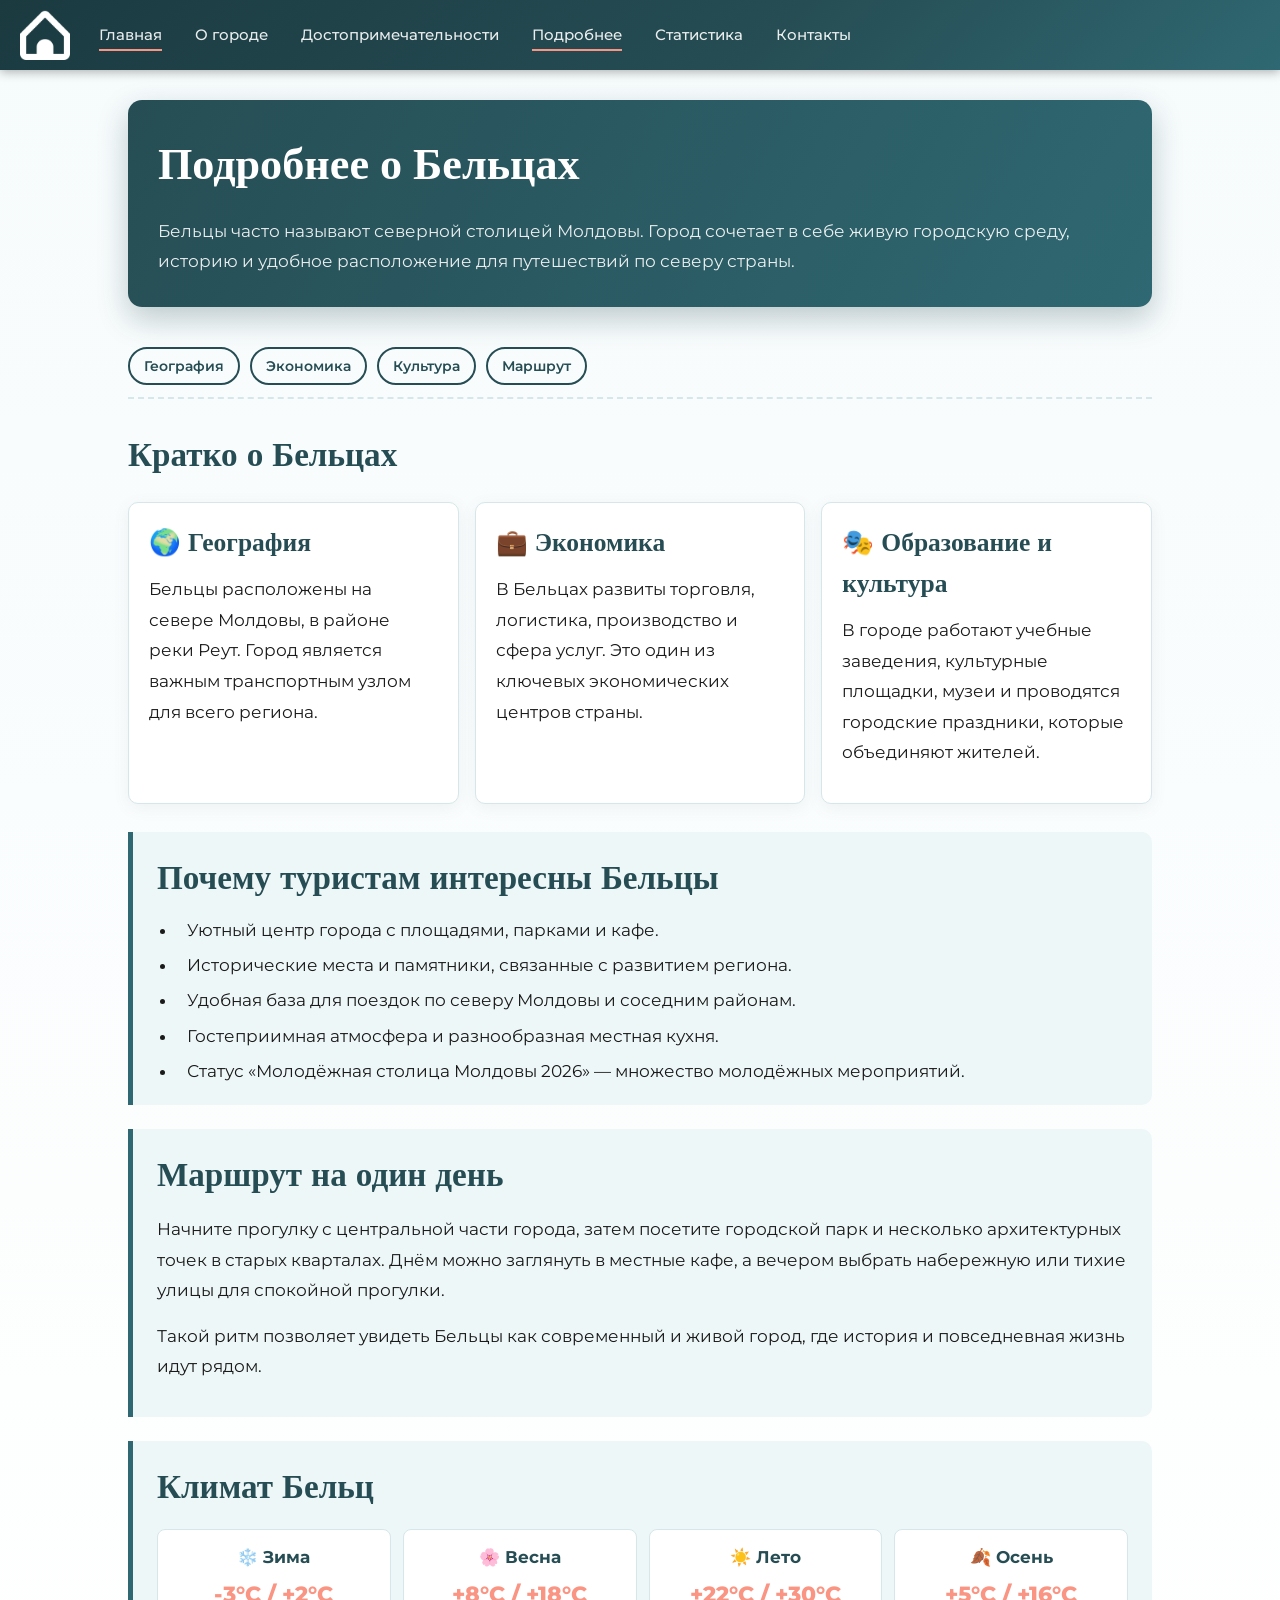
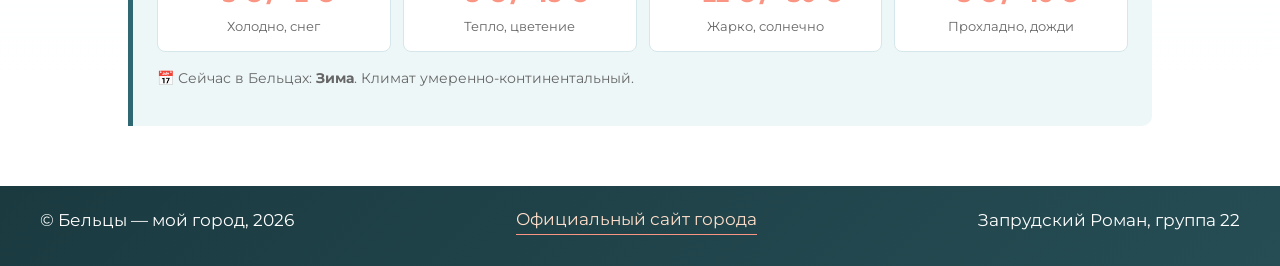
<file: pages/index.html>
<!DOCTYPE html>
<!-- Страница "Подробнее" — дополнительная информация о городе -->
<html lang="ru">
<head>
    <meta charset="UTF-8">
    <meta name="viewport" content="width=device-width, initial-scale=1.0">
    <meta name="description" content="Подробная информация о городе Бельцы — география, экономика, культура">
    <meta name="author" content="Запрудский Роман">

    <link rel="stylesheet" href="../css/style.css">
    <link rel="stylesheet" href="https://cdnjs.cloudflare.com/ajax/libs/font-awesome/6.1.1/css/all.min.css"/>
    <link rel="icon" href="../images/home.png">

    <title>Бельцы — Подробнее</title>
</head>
<body>

    <!-- Шапка сайта -->
    <header>
        <img class="logo" src="../images/home.png" alt="Логотип — иконка дома">
        <nav>
            <a href="../index.html">Главная</a>
            <a href="../pages/despre.html">О городе</a>
            <a href="../pages/dostoprimechatel.html">Достопримечательности</a>
            <a href="../pages/index.html">Подробнее</a>
            <a href="../pages/structura.html">Статистика</a>
            <a href="../pages/contacte.html">Контакты</a>
        </nav>
        <i id="hamburger" onclick="mobileMenu()" class="fa-solid fa-bars" aria-label="Открыть меню"></i>
    </header>

    <main>
        <section class="more-info">
            <!-- Главный блок -->
            <div class="more-info-hero">
                <h1>Подробнее о Бельцах</h1>
                <p>
                    Бельцы часто называют северной столицей Молдовы. Город сочетает в себе
                    живую городскую среду, историю и удобное расположение для путешествий по северу страны.
                </p>
            </div>

            <!-- Якорная навигация -->
            <nav class="page-anchors" aria-label="Навигация по разделам">
                <a href="#geo">География</a>
                <a href="#economy">Экономика</a>
                <a href="#culture">Культура</a>
                <a href="#route">Маршрут</a>
            </nav>

            <h2>Кратко о Бельцах</h2>
            <div class="info-grid">
                <article class="info-card" id="geo">
                    <h3>🌍 География</h3>
                    <p>
                        Бельцы расположены на севере Молдовы, в районе реки Реут.
                        Город является важным транспортным узлом для всего региона.
                    </p>
                </article>

                <article class="info-card" id="economy">
                    <h3>💼 Экономика</h3>
                    <p>
                        В Бельцах развиты торговля, логистика, производство и сфера услуг.
                        Это один из ключевых экономических центров страны.
                    </p>
                </article>

                <article class="info-card" id="culture">
                    <h3>🎭 Образование и культура</h3>
                    <p>
                        В городе работают учебные заведения, культурные площадки, музеи
                        и проводятся городские праздники, которые объединяют жителей.
                    </p>
                </article>
            </div>

            <div class="info-block">
                <h2>Почему туристам интересны Бельцы</h2>
                <ul class="info-list">
                    <li>Уютный центр города с площадями, парками и кафе.</li>
                    <li>Исторические места и памятники, связанные с развитием региона.</li>
                    <li>Удобная база для поездок по северу Молдовы и соседним районам.</li>
                    <li>Гостеприимная атмосфера и разнообразная местная кухня.</li>
                    <li>Статус «Молодёжная столица Молдовы 2026» — множество молодёжных мероприятий.</li>
                </ul>
            </div>

            <div class="info-block" id="route">
                <h2>Маршрут на один день</h2>
                <p>
                    Начните прогулку с центральной части города, затем посетите городской парк и
                    несколько архитектурных точек в старых кварталах. Днём можно заглянуть в местные кафе,
                    а вечером выбрать набережную или тихие улицы для спокойной прогулки.
                </p>
                <p>
                    Такой ритм позволяет увидеть Бельцы как современный и живой город, где
                    история и повседневная жизнь идут рядом.
                </p>
            </div>

            <!-- Климатический виджет — динамически генерируемый контент -->
            <div class="info-block" id="weather-widget">
                <h2>Климат Бельц</h2>
                <div id="weather-display">
                    <p>Загружаем информацию о климате...</p>
                </div>
            </div>

        </section>
    </main>

    <!-- Подвал -->
    <footer>
        <div class="footer-content">
            <span>© Бельцы — мой город, 2026</span>
            <a href="https://balti.md" target="_blank" rel="noopener">Официальный сайт города</a>
            <span>Запрудский Роман, группа 22</span>
        </div>
    </footer>

    <script src="../js/script.js"></script>
</body>
</html>
</file>
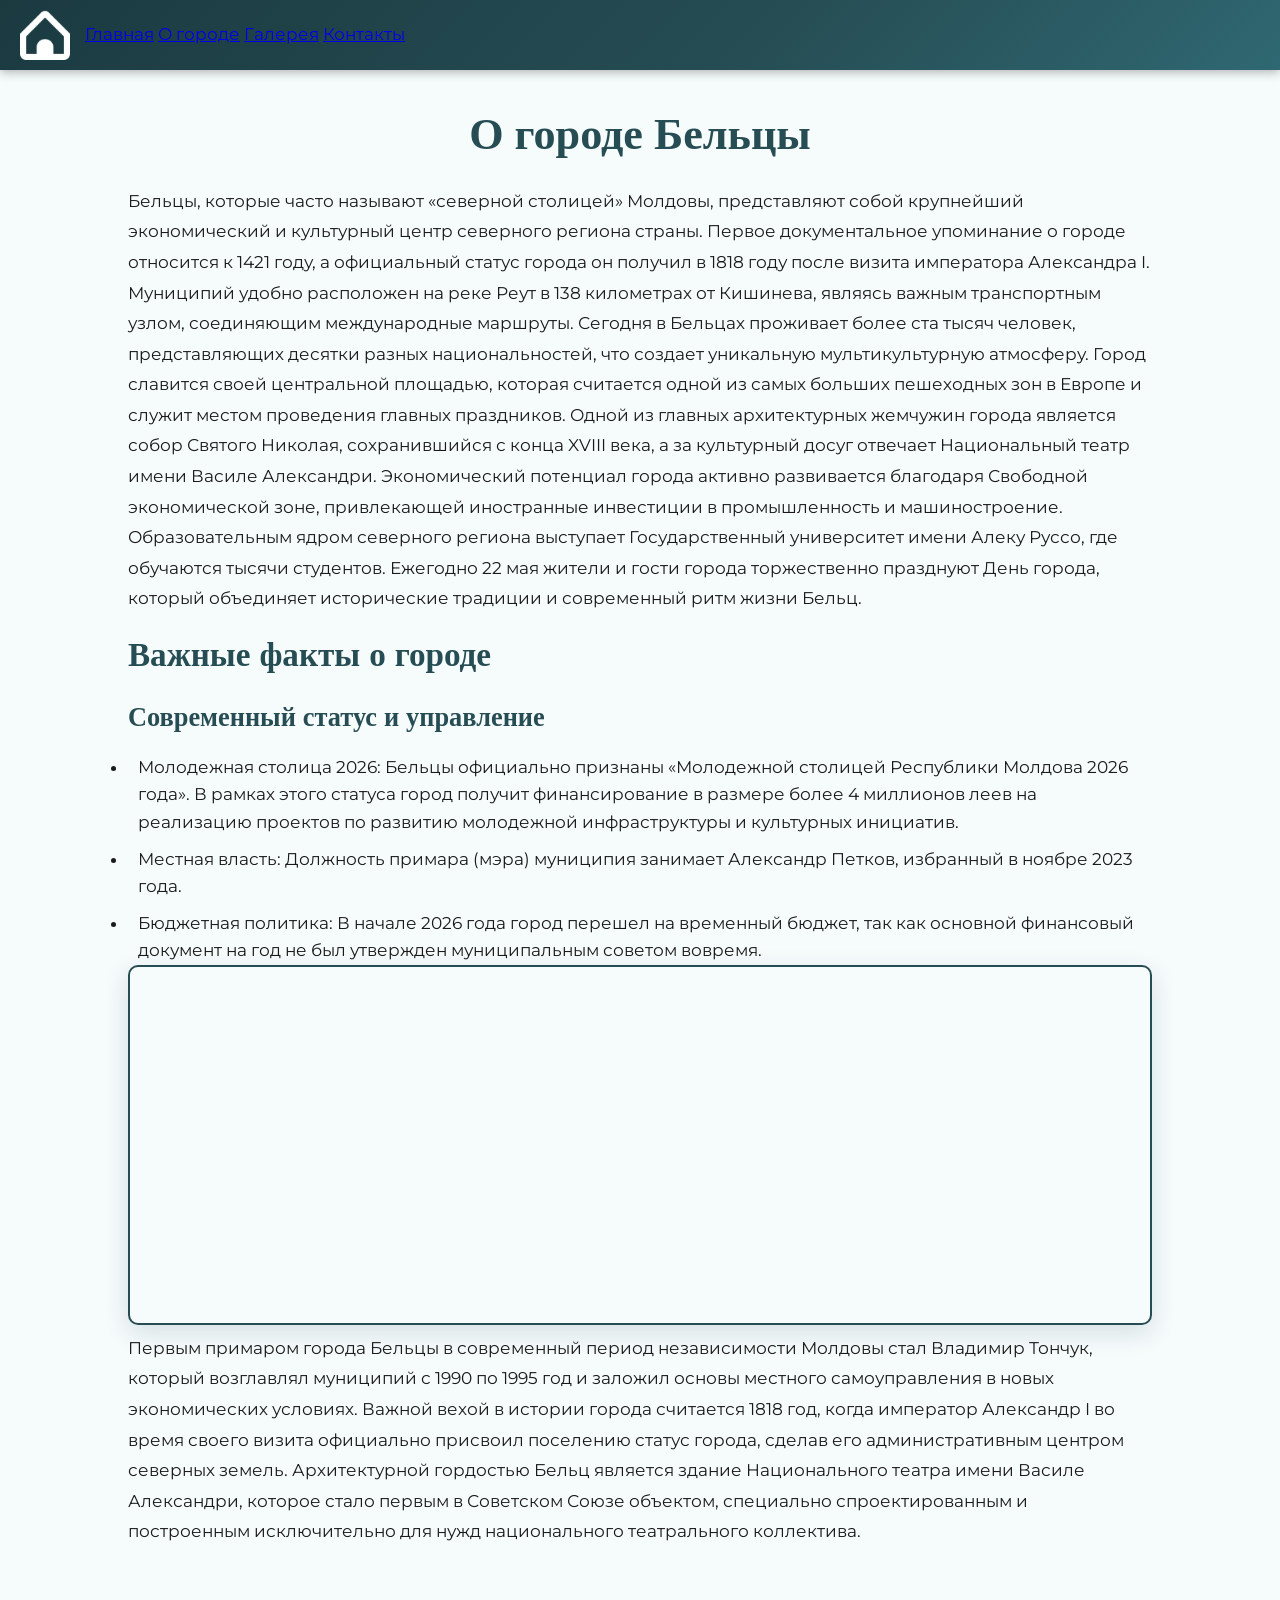
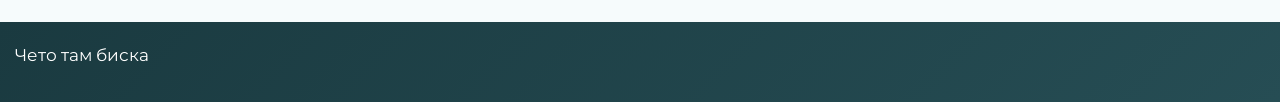
<file: pages/about.html>
<!DOCTYPE html>
<html lang="ru">
<head>
    <meta charset="UTF-8">
    <meta name="viewport" content="width=device-width, initial-scale=1.0">
    
    <link rel="stylesheet" href="../css/style.css">
    <link rel="stylesheet" href="https://cdnjs.cloudflare.com/ajax/libs/font-awesome/6.1.1/css/all.min.css">
    <link rel="icon" href="../images/home.png">
    <script src="../js/script.js"></script>
    
    <title>Бельцы - мой город</title>
</head>
<body class="about-page">
    <header>
        <img class="logo" src="../images/home.png" alt="Логотип">
        <navbar>   
            <a href="../index.html">Главная</a>
            <a href="pages/about.html">О городе</a>
            <a href="pages/gallery.html">Галерея</a>
            <a href="pages/contact.html">Контакты</a>
        </navbar>  
    </header>
    <main>
        <section>


        <h1 class="centered">О городе Бельцы</h1>
        <p>
            Бельцы, которые часто называют «северной столицей» Молдовы, представляют собой крупнейший экономический и культурный центр северного региона страны. Первое документальное упоминание о городе относится к 1421 году, а официальный статус города он получил в 1818 году после визита императора Александра I. Муниципий удобно расположен на реке Реут в 138 километрах от Кишинева, являясь важным транспортным узлом, соединяющим международные маршруты.
Сегодня в Бельцах проживает более ста тысяч человек, представляющих десятки разных национальностей, что создает уникальную мультикультурную атмосферу. Город славится своей центральной площадью, которая считается одной из самых больших пешеходных зон в Европе и служит местом проведения главных праздников. Одной из главных архитектурных жемчужин города является собор Святого Николая, сохранившийся с конца XVIII века, а за культурный досуг отвечает Национальный театр имени Василе Александри.
Экономический потенциал города активно развивается благодаря Свободной экономической зоне, привлекающей иностранные инвестиции в промышленность и машиностроение. Образовательным ядром северного региона выступает Государственный университет имени Алеку Руссо, где обучаются тысячи студентов. Ежегодно 22 мая жители и гости города торжественно празднуют День города, который объединяет исторические традиции и современный ритм жизни Бельц.
        </p>
        <h2 class="h33">Важные факты о городе</h2>
        <h3>Современный статус и управление</h3>
        <ul>
            <li>
                Молодежная столица 2026: Бельцы официально признаны «Молодежной столицей Республики Молдова 2026 года». В рамках этого статуса город получит финансирование в размере более 4 миллионов леев на реализацию проектов по развитию молодежной инфраструктуры и культурных инициатив.
            </li>
            <li>
                Местная власть: Должность примара (мэра) муниципия занимает Александр Петков, избранный в ноябре 2023 года.
            </li>
            <li>
                Бюджетная политика: В начале 2026 года город перешел на временный бюджет, так как основной финансовый документ на год не был утвержден муниципальным советом вовремя. 
            </li>
        </ul>

        <iframe class="vframe" src="https://www.youtube.com/embed/JYJQPVX7NnI?si=W3P_TrQyk-pBWSZm" 
        title="YouTube video player" frameborder="0" 
        allow="accelerometer; autoplay; clipboard-write; encrypted-media; gyroscope; picture-in-picture; web-share" 
        referrerpolicy="strict-origin-when-cross-origin" allowfullscreen></iframe>
        <p>
            Первым примаром города Бельцы в современный период независимости Молдовы стал Владимир Тончук, который возглавлял муниципий с 1990 по 1995 год и заложил основы местного самоуправления в новых экономических условиях. Важной вехой в истории города считается 1818 год, когда император Александр I во время своего визита официально присвоил поселению статус города, сделав его административным центром северных земель. Архитектурной гордостью Бельц является здание Национального театра имени Василе Александри, которое стало первым в Советском Союзе объектом, специально спроектированным и построенным исключительно для нужд национального театрального коллектива.
        </p>
        </section>
    </main>

    <footer>
        <span>
            Чето там биска
        </span>
    </footer>
</body>
</html>
</file>
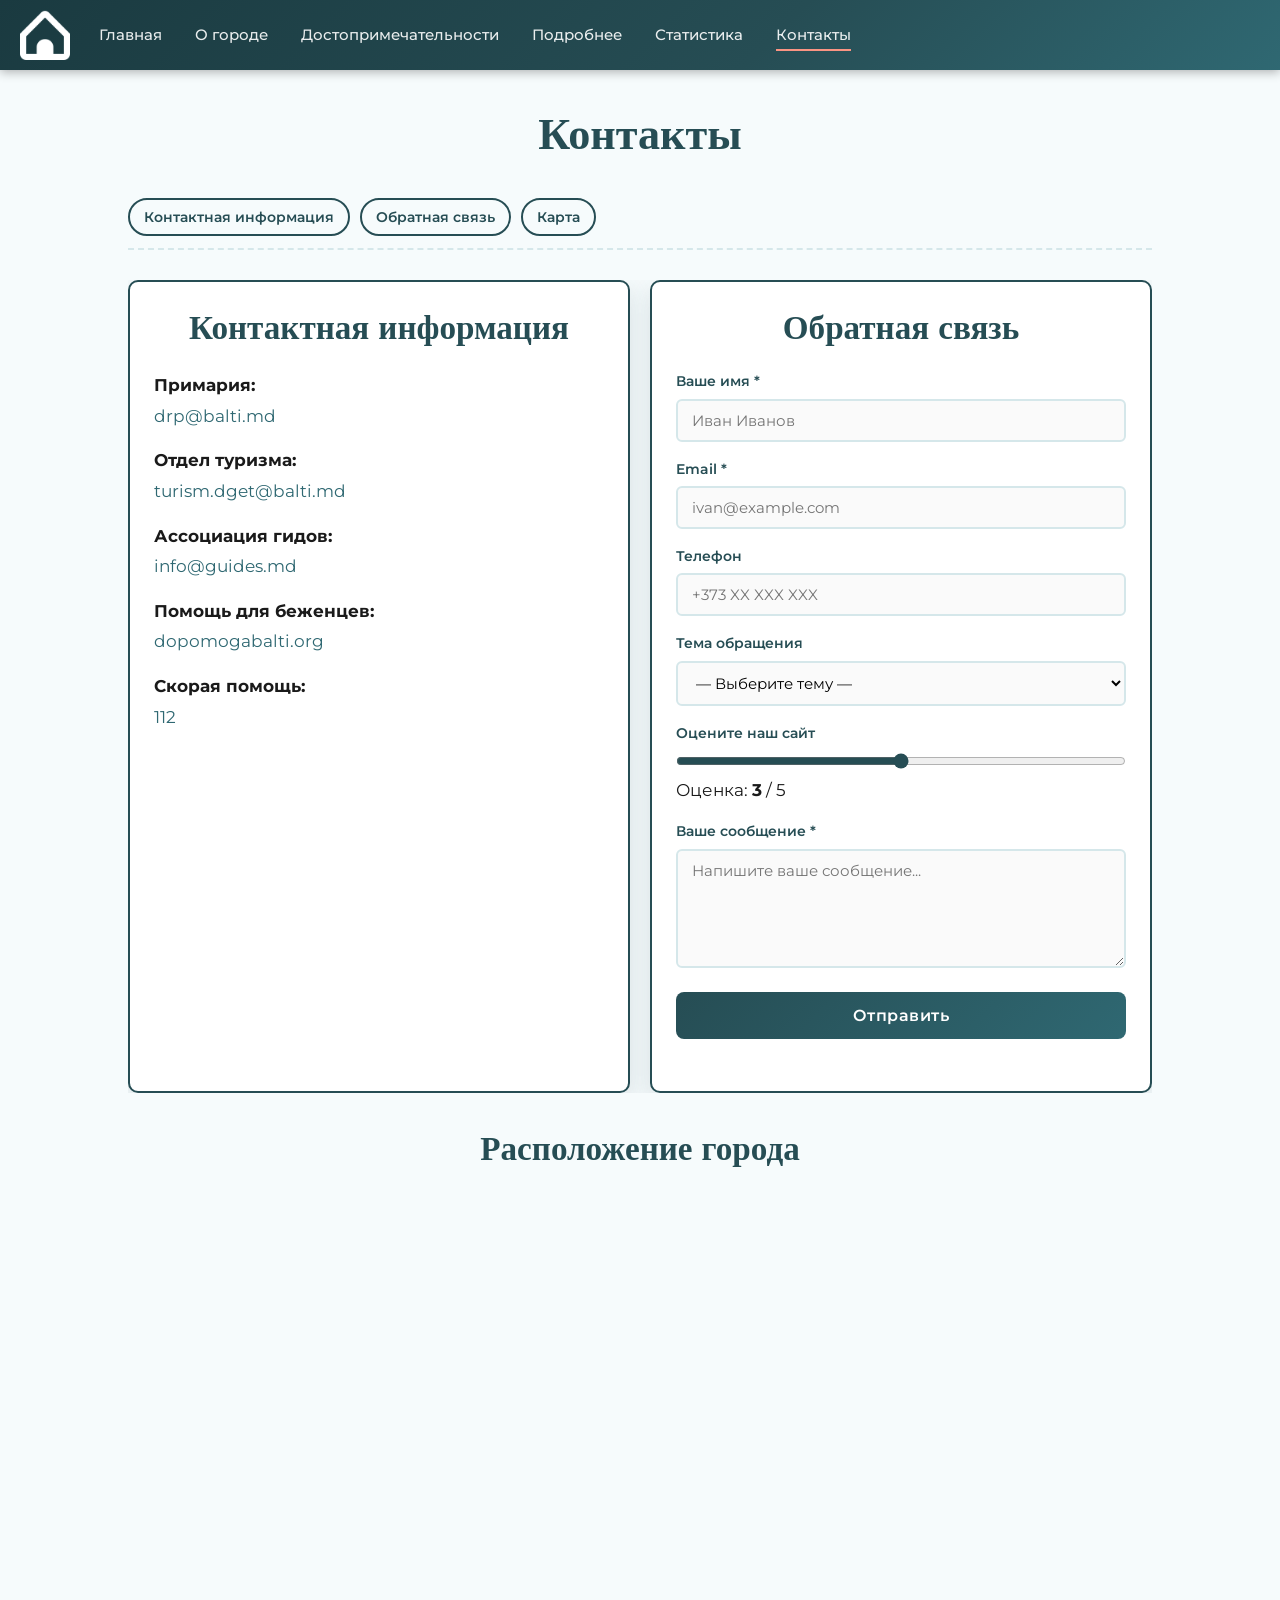
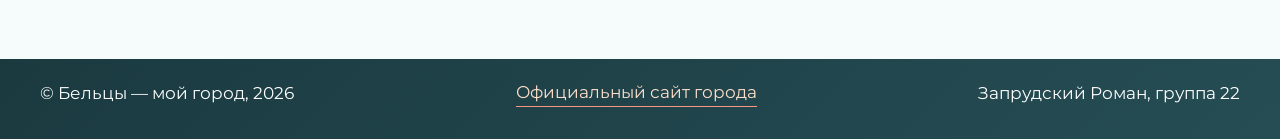
<file: pages/contacte.html>
<!DOCTYPE html>
<!-- Страница "Контакты" — содержит форму с 4+ полями ввода -->
<html lang="ru">
<head>
    <meta charset="UTF-8">
    <meta name="viewport" content="width=device-width, initial-scale=1.0">
    <meta name="description" content="Контактная информация и форма обратной связи — Бельцы">
    <meta name="author" content="Запрудский Роман">

    <link rel="stylesheet" href="../css/style.css">
    <link rel="stylesheet" href="https://cdnjs.cloudflare.com/ajax/libs/font-awesome/6.1.1/css/all.min.css"/>
    <link rel="icon" href="../images/home.png">

    <title>Бельцы — Контакты</title>
</head>
<body>

    <!-- Шапка сайта -->
    <header>
        <img class="logo" src="../images/home.png" alt="Логотип — иконка дома">
        <nav>
            <a href="../index.html">Главная</a>
            <a href="../pages/despre.html">О городе</a>
            <a href="../pages/dostoprimechatel.html">Достопримечательности</a>
            <a href="../pages/index.html">Подробнее</a>
            <a href="../pages/structura.html">Статистика</a>
            <a href="../pages/contacte.html">Контакты</a>
        </nav>
        <i id="hamburger" onclick="mobileMenu()" class="fa-solid fa-bars" aria-label="Открыть меню"></i>
    </header>

    <main>
        <section>
            <h1 class="centered">Контакты</h1>

            <!-- Якорные ссылки -->
            <nav class="page-anchors" aria-label="Навигация по странице">
                <a href="#contacts-info">Контактная информация</a>
                <a href="#feedback-form">Обратная связь</a>
                <a href="#map-section">Карта</a>
            </nav>

            <div class="row">
                <!-- Блок контактных данных -->
                <div class="col-50" id="contacts-info">
                    <article class="contacte">
                        <h2 class="centered">Контактная информация</h2>

                        <p><strong>Примария:</strong><br>
                        <a href="mailto:drp@balti.md">drp@balti.md</a></p>

                        <p><strong>Отдел туризма:</strong><br>
                        <a href="mailto:turism.dget@balti.md">turism.dget@balti.md</a></p>

                        <p><strong>Ассоциация гидов:</strong><br>
                        <a href="mailto:info@guides.md">info@guides.md</a></p>

                        <p><strong>Помощь для беженцев:</strong><br>
                        <!-- Внешняя ссылка -->
                        <a href="https://dopomogabalti.org/home_ru" target="_blank" rel="noopener">dopomogabalti.org</a></p>

                        <p><strong>Скорая помощь:</strong><br>
                        <a href="tel:112">112</a></p>
                    </article>
                </div>

                <!-- Форма обратной связи с 4 разными типами полей ввода -->
                <div class="col-50" id="feedback-form">
                    <div class="cform">
                        <h2 class="centered">Обратная связь</h2>

                        <!-- Форма содержит минимум 4 различных поля ввода -->
                        <div class="form-group">
                            <label for="fname">Ваше имя *</label>
                            <!-- Поле 1: текст -->
                            <input type="text" id="fname" name="name" placeholder="Иван Иванов" required>
                        </div>

                        <div class="form-group">
                            <label for="femail">Email *</label>
                            <!-- Поле 2: email -->
                            <input type="email" id="femail" name="email" placeholder="ivan@example.com" required>
                        </div>

                        <div class="form-group">
                            <label for="fphone">Телефон</label>
                            <!-- Поле 3: телефон -->
                            <input type="tel" id="fphone" name="phone" placeholder="+373 XX XXX XXX">
                        </div>

                        <div class="form-group">
                            <label for="fsubject">Тема обращения</label>
                            <!-- Поле 4: select (выпадающий список) -->
                            <select id="fsubject" name="subject">
                                <option value="">— Выберите тему —</option>
                                <option value="tourism">Туризм</option>
                                <option value="city">Вопрос о городе</option>
                                <option value="event">Мероприятия</option>
                                <option value="other">Другое</option>
                            </select>
                        </div>

                        <div class="form-group">
                            <label for="frating">Оцените наш сайт</label>
                            <!-- Поле 5: range -->
                            <input type="range" id="frating" name="rating" min="1" max="5" value="3"
                                   oninput="document.getElementById('rating-val').textContent = this.value">
                            <span>Оценка: <strong id="rating-val">3</strong> / 5</span>
                        </div>

                        <div class="form-group">
                            <label for="fmessage">Ваше сообщение *</label>
                            <!-- Поле 6: textarea -->
                            <textarea id="fmessage" name="message" rows="5" placeholder="Напишите ваше сообщение..." required></textarea>
                        </div>

                        <!-- Кнопка отправки с обработкой на стороне клиента -->
                        <button type="button" class="btn-submit" onclick="submitForm()">Отправить</button>
                        <div id="form-message" class="form-feedback" aria-live="polite"></div>
                    </div>
                </div>
            </div>

            <!-- Карта города -->
            <div id="map-section" style="margin-top: 30px;">
                <h2 class="centered">Расположение города</h2>
                <iframe class="harta"
                    src="https://www.google.com/maps/embed?pb=!1m18!1m12!1m3!1d42907.97107232485!2d27.860093747606285!3d47.76693839751698!2m3!1f0!2f0!3f0!3m2!1i1024!2i768!4f13.1!3m3!1m2!1s0x40cb673a731f2613%3A0x75ffb7a54ede02d9!2z0JHQtdC70YzRhtGLLCDQnNC-0LvQtNC-0LLQsA!5e0!3m2!1sru!2s!4v1774688675212!5m2!1sru!2s"
                    title="Карта города Бельцы"
                    width="600" height="450" style="border:0;" allowfullscreen="" loading="lazy"
                    referrerpolicy="no-referrer-when-downgrade"></iframe>
            </div>

        </section>
    </main>

    <!-- Подвал -->
    <footer>
        <div class="footer-content">
            <span>© Бельцы — мой город, 2026</span>
            <a href="https://balti.md" target="_blank" rel="noopener">Официальный сайт города</a>
            <span>Запрудский Роман, группа 22</span>
        </div>
    </footer>

    <script src="../js/script.js"></script>
</body>
</html>
</file>
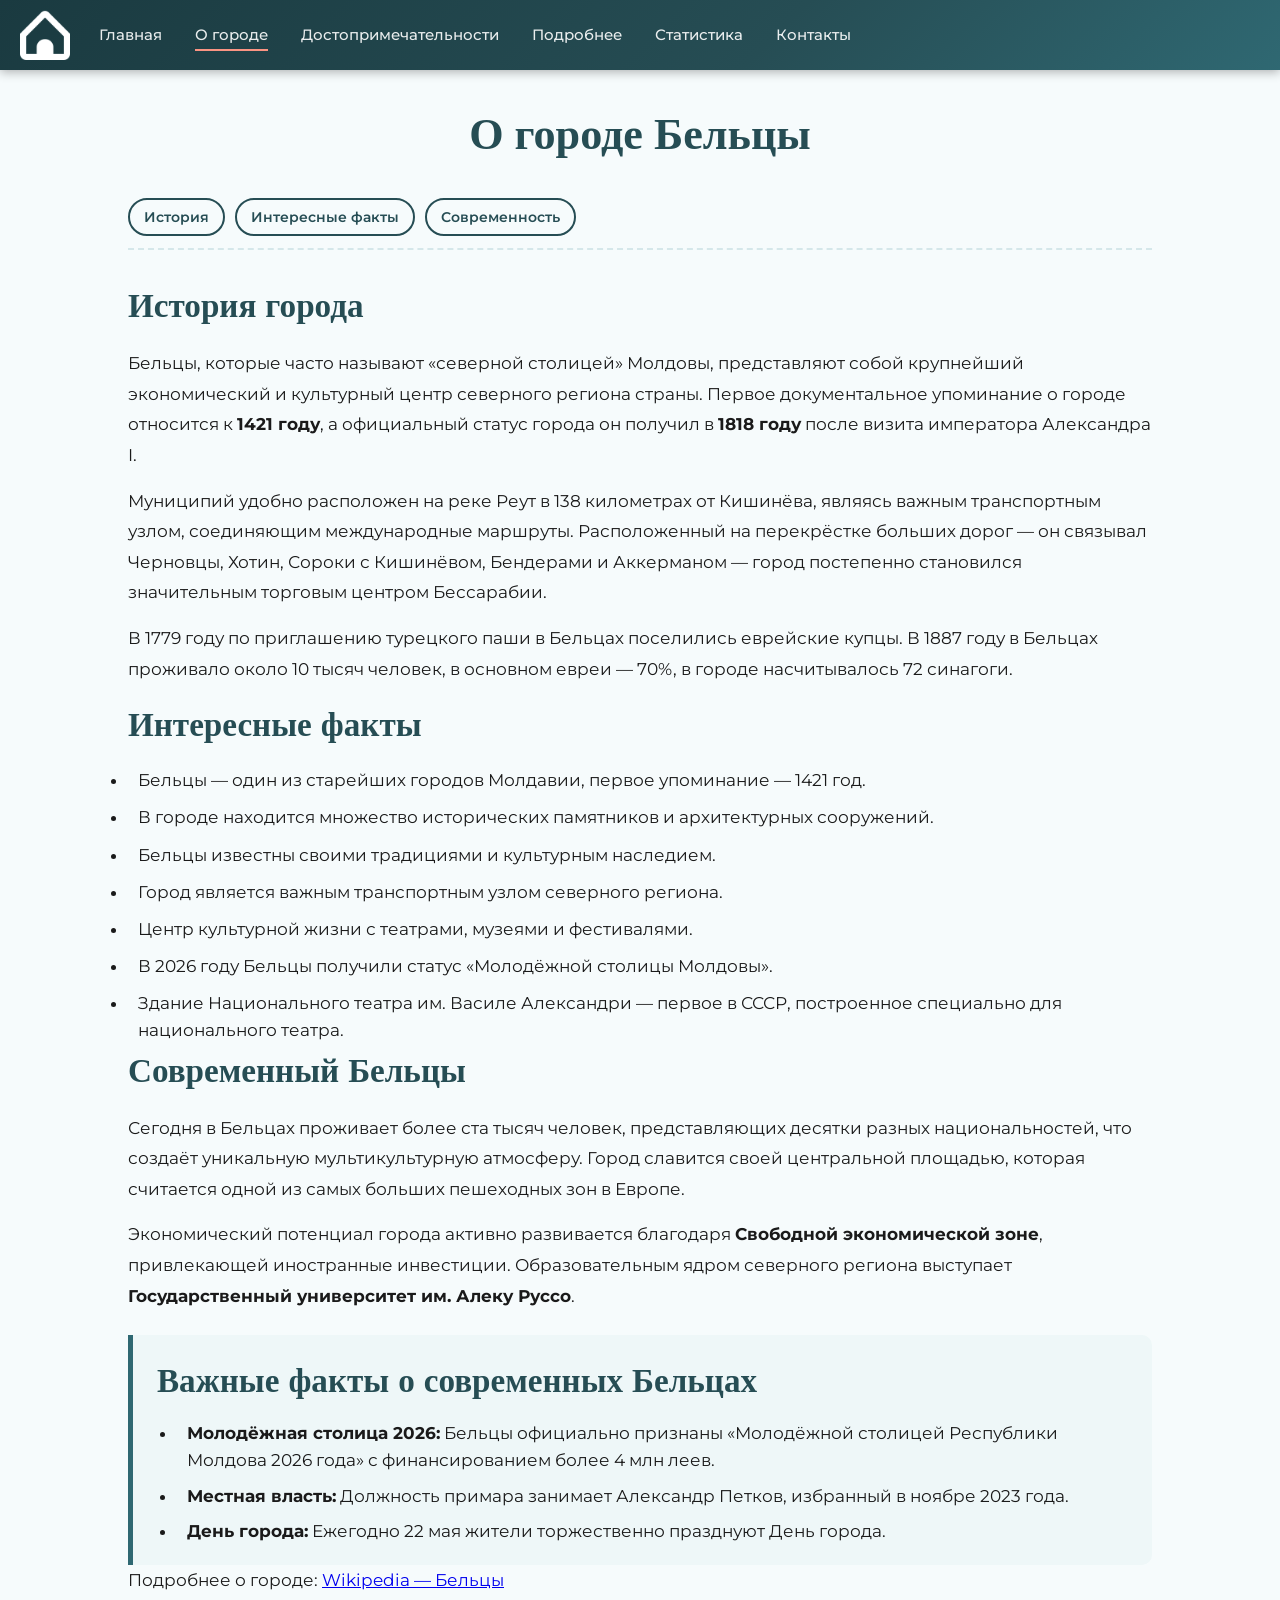
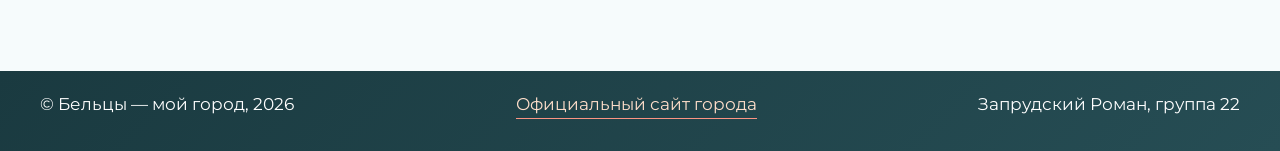
<file: pages/despre.html>
<!DOCTYPE html>
<!-- Страница "О городе" — история и информация о Бельцах -->
<html lang="ru">
<head>
    <meta charset="UTF-8">
    <meta name="viewport" content="width=device-width, initial-scale=1.0">
    <meta name="description" content="История и информация о городе Бельцы — северной столице Молдовы">
    <meta name="author" content="Запрудский Роман">

    <link rel="stylesheet" href="../css/style.css">
    <link rel="stylesheet" href="https://cdnjs.cloudflare.com/ajax/libs/font-awesome/6.1.1/css/all.min.css"/>
    <link rel="icon" href="../images/home.png">

    <title>Бельцы — О городе</title>
</head>
<body>

    <!-- Шапка сайта -->
    <header>
        <img class="logo" src="../images/home.png" alt="Логотип — иконка дома">
        <nav>
            <a href="../index.html">Главная</a>
            <a href="../pages/despre.html">О городе</a>
            <a href="../pages/dostoprimechatel.html">Достопримечательности</a>
            <a href="../pages/index.html">Подробнее</a>
            <a href="../pages/structura.html">Статистика</a>
            <a href="../pages/contacte.html">Контакты</a>
        </nav>
        <i id="hamburger" onclick="mobileMenu()" class="fa-solid fa-bars" aria-label="Открыть меню"></i>
    </header>

    <main>
        <section>
            <h1 class="centered">О городе Бельцы</h1>

            <!-- Якорная навигация по странице -->
            <nav class="page-anchors" aria-label="Навигация по разделам">
                <a href="#history">История</a>
                <a href="#facts-list">Интересные факты</a>
                <a href="#modern-info">Современность</a>
            </nav>

            <!-- История города -->
            <article id="history">
                <h2>История города</h2>
                <p>
                    Бельцы, которые часто называют «северной столицей» Молдовы, представляют собой крупнейший экономический и культурный центр северного региона страны. Первое документальное упоминание о городе относится к <strong>1421 году</strong>, а официальный статус города он получил в <strong>1818 году</strong> после визита императора Александра I.
                </p>
                <p>
                    Муниципий удобно расположен на реке Реут в 138 километрах от Кишинёва, являясь важным транспортным узлом, соединяющим международные маршруты. Расположенный на перекрёстке больших дорог — он связывал Черновцы, Хотин, Сороки с Кишинёвом, Бендерами и Аккерманом — город постепенно становился значительным торговым центром Бессарабии.
                </p>
                <p>
                    В 1779 году по приглашению турецкого паши в Бельцах поселились еврейские купцы. В 1887 году в Бельцах проживало около 10 тысяч человек, в основном евреи — 70%, в городе насчитывалось 72 синагоги.
                </p>
            </article>

            <!-- Интересные факты -->
            <article id="facts-list">
                <h2>Интересные факты</h2>
                <ul>
                    <li>Бельцы — один из старейших городов Молдавии, первое упоминание — 1421 год.</li>
                    <li>В городе находится множество исторических памятников и архитектурных сооружений.</li>
                    <li>Бельцы известны своими традициями и культурным наследием.</li>
                    <li>Город является важным транспортным узлом северного региона.</li>
                    <li>Центр культурной жизни с театрами, музеями и фестивалями.</li>
                    <li>В 2026 году Бельцы получили статус «Молодёжной столицы Молдовы».</li>
                    <li>Здание Национального театра им. Василе Александри — первое в СССР, построенное специально для национального театра.</li>
                </ul>
            </article>

            <!-- Современность -->
            <article id="modern-info">
                <h2>Современный Бельцы</h2>
                <p>
                    Сегодня в Бельцах проживает более ста тысяч человек, представляющих десятки разных национальностей, что создаёт уникальную мультикультурную атмосферу. Город славится своей центральной площадью, которая считается одной из самых больших пешеходных зон в Европе.
                </p>
                <p>
                    Экономический потенциал города активно развивается благодаря <strong>Свободной экономической зоне</strong>, привлекающей иностранные инвестиции. Образовательным ядром северного региона выступает <strong>Государственный университет им. Алеку Руссо</strong>.
                </p>

                <div class="info-block">
                    <h2>Важные факты о современных Бельцах</h2>
                    <ul class="info-list">
                        <li><strong>Молодёжная столица 2026:</strong> Бельцы официально признаны «Молодёжной столицей Республики Молдова 2026 года» с финансированием более 4 млн леев.</li>
                        <li><strong>Местная власть:</strong> Должность примара занимает Александр Петков, избранный в ноябре 2023 года.</li>
                        <li><strong>День города:</strong> Ежегодно 22 мая жители торжественно празднуют День города.</li>
                    </ul>
                </div>

                <!-- Внешняя ссылка -->
                <p>Подробнее о городе: <a href="https://ru.wikipedia.org/wiki/%D0%91%D0%B5%D0%BB%D1%8C%D1%86%D1%8B" target="_blank" rel="noopener">Wikipedia — Бельцы</a></p>
            </article>

        </section>
    </main>

    <!-- Подвал -->
    <footer>
        <div class="footer-content">
            <span>© Бельцы — мой город, 2026</span>
            <a href="https://balti.md" target="_blank" rel="noopener">Официальный сайт города</a>
            <span>Запрудский Роман, группа 22</span>
        </div>
    </footer>

    <script src="../js/script.js"></script>
</body>
</html>
</file>
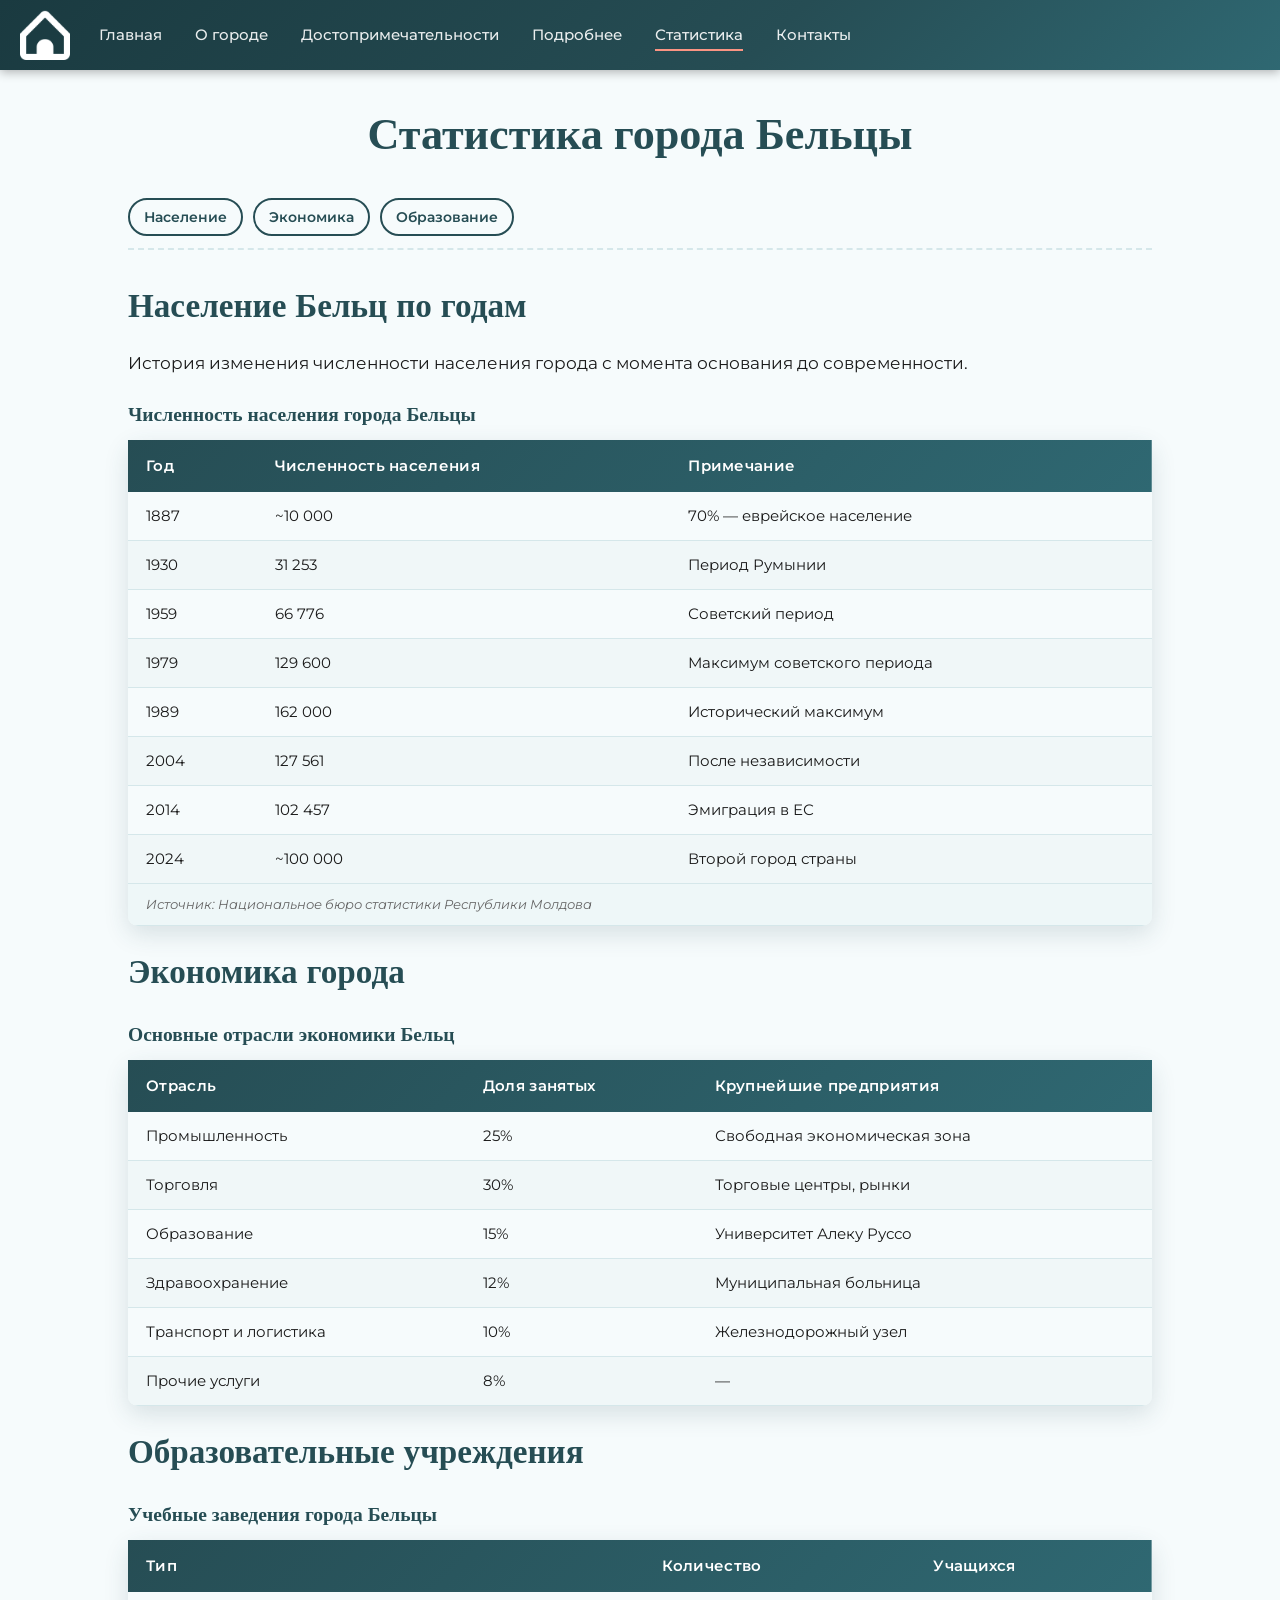
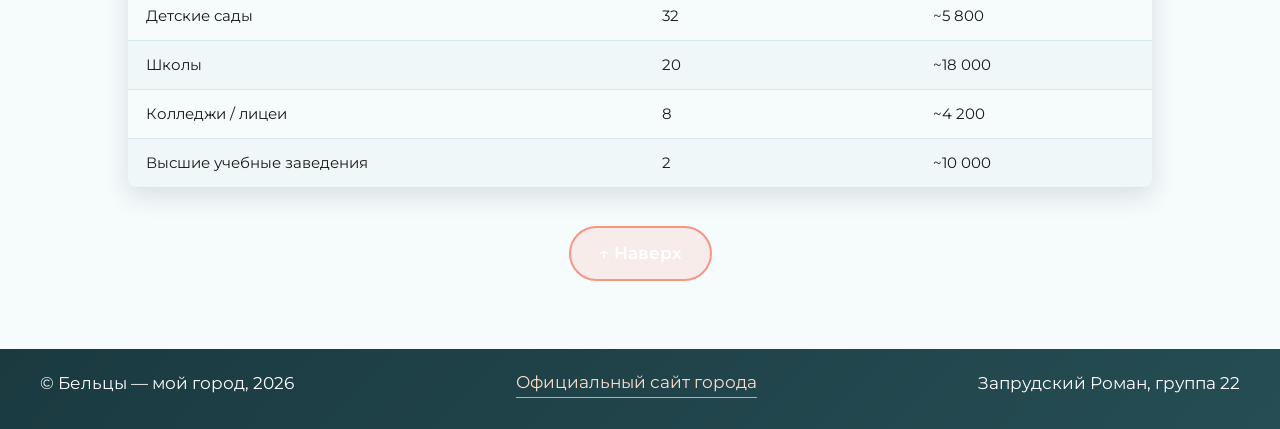
<file: pages/structura.html>
<!DOCTYPE html>
<!-- Страница "Статистика" — содержит таблицу согласно требованиям -->
<html lang="ru">
<head>
    <meta charset="UTF-8">
    <meta name="viewport" content="width=device-width, initial-scale=1.0">
    <meta name="description" content="Статистика и структура города Бельцы">
    <meta name="author" content="Запрудский Роман">

    <link rel="stylesheet" href="../css/style.css">
    <link rel="stylesheet" href="https://cdnjs.cloudflare.com/ajax/libs/font-awesome/6.1.1/css/all.min.css"/>
    <link rel="icon" href="../images/home.png">

    <title>Бельцы — Статистика</title>
</head>
<body>

    <!-- Шапка сайта -->
    <header>
        <img class="logo" src="../images/home.png" alt="Логотип — иконка дома">
        <nav>
            <a href="../index.html">Главная</a>
            <a href="../pages/despre.html">О городе</a>
            <a href="../pages/dostoprimechatel.html">Достопримечательности</a>
            <a href="../pages/index.html">Подробнее</a>
            <a href="../pages/structura.html">Статистика</a>
            <a href="../pages/contacte.html">Контакты</a>
        </nav>
        <i id="hamburger" onclick="mobileMenu()" class="fa-solid fa-bars" aria-label="Открыть меню"></i>
    </header>

    <main>
        <section>
            <h1 class="centered">Статистика города Бельцы</h1>

            <!-- Якорные ссылки для навигации по странице -->
            <nav class="page-anchors" aria-label="Навигация по странице">
                <a href="#population-table">Население</a>
                <a href="#economy-table">Экономика</a>
                <a href="#education-table">Образование</a>
            </nav>

            <!-- Таблица 1: Демография -->
            <article id="population-table">
                <h2>Население Бельц по годам</h2>
                <p>История изменения численности населения города с момента основания до современности.</p>
                <!-- Таблица согласно требованиям критериев -->
                <table class="data-table">
                    <caption>Численность населения города Бельцы</caption>
                    <thead>
                        <tr>
                            <th scope="col">Год</th>
                            <th scope="col">Численность населения</th>
                            <th scope="col">Примечание</th>
                        </tr>
                    </thead>
                    <tbody>
                        <tr>
                            <td>1887</td>
                            <td>~10 000</td>
                            <td>70% — еврейское население</td>
                        </tr>
                        <tr>
                            <td>1930</td>
                            <td>31 253</td>
                            <td>Период Румынии</td>
                        </tr>
                        <tr>
                            <td>1959</td>
                            <td>66 776</td>
                            <td>Советский период</td>
                        </tr>
                        <tr>
                            <td>1979</td>
                            <td>129 600</td>
                            <td>Максимум советского периода</td>
                        </tr>
                        <tr>
                            <td>1989</td>
                            <td>162 000</td>
                            <td>Исторический максимум</td>
                        </tr>
                        <tr>
                            <td>2004</td>
                            <td>127 561</td>
                            <td>После независимости</td>
                        </tr>
                        <tr>
                            <td>2014</td>
                            <td>102 457</td>
                            <td>Эмиграция в ЕС</td>
                        </tr>
                        <tr>
                            <td>2024</td>
                            <td>~100 000</td>
                            <td>Второй город страны</td>
                        </tr>
                    </tbody>
                    <tfoot>
                        <tr>
                            <td colspan="3">Источник: Национальное бюро статистики Республики Молдова</td>
                        </tr>
                    </tfoot>
                </table>
            </article>

            <!-- Таблица 2: Экономика -->
            <article id="economy-table">
                <h2>Экономика города</h2>
                <table class="data-table">
                    <caption>Основные отрасли экономики Бельц</caption>
                    <thead>
                        <tr>
                            <th scope="col">Отрасль</th>
                            <th scope="col">Доля занятых</th>
                            <th scope="col">Крупнейшие предприятия</th>
                        </tr>
                    </thead>
                    <tbody>
                        <tr>
                            <td>Промышленность</td>
                            <td>25%</td>
                            <td>Свободная экономическая зона</td>
                        </tr>
                        <tr>
                            <td>Торговля</td>
                            <td>30%</td>
                            <td>Торговые центры, рынки</td>
                        </tr>
                        <tr>
                            <td>Образование</td>
                            <td>15%</td>
                            <td>Университет Алеку Руссо</td>
                        </tr>
                        <tr>
                            <td>Здравоохранение</td>
                            <td>12%</td>
                            <td>Муниципальная больница</td>
                        </tr>
                        <tr>
                            <td>Транспорт и логистика</td>
                            <td>10%</td>
                            <td>Железнодорожный узел</td>
                        </tr>
                        <tr>
                            <td>Прочие услуги</td>
                            <td>8%</td>
                            <td>—</td>
                        </tr>
                    </tbody>
                </table>
            </article>

            <!-- Таблица 3: Образование -->
            <article id="education-table">
                <h2>Образовательные учреждения</h2>
                <table class="data-table">
                    <caption>Учебные заведения города Бельцы</caption>
                    <thead>
                        <tr>
                            <th scope="col">Тип</th>
                            <th scope="col">Количество</th>
                            <th scope="col">Учащихся</th>
                        </tr>
                    </thead>
                    <tbody>
                        <tr>
                            <td>Детские сады</td>
                            <td>32</td>
                            <td>~5 800</td>
                        </tr>
                        <tr>
                            <td>Школы</td>
                            <td>20</td>
                            <td>~18 000</td>
                        </tr>
                        <tr>
                            <td>Колледжи / лицеи</td>
                            <td>8</td>
                            <td>~4 200</td>
                        </tr>
                        <tr>
                            <td>Высшие учебные заведения</td>
                            <td>2</td>
                            <td>~10 000</td>
                        </tr>
                    </tbody>
                </table>
            </article>

            <!-- Кнопка "наверх" -->
            <div class="centered" style="margin-top: 30px;">
                <a href="#" class="link-index">↑ Наверх</a>
            </div>
        </section>
    </main>

    <!-- Подвал -->
    <footer>
        <div class="footer-content">
            <span>© Бельцы — мой город, 2026</span>
            <a href="https://balti.md" target="_blank" rel="noopener">Официальный сайт города</a>
            <span>Запрудский Роман, группа 22</span>
        </div>
    </footer>

    <script src="../js/script.js"></script>
</body>
</html>
</file>
<file: css/style.css>
/* ============================================================
   style.css — Стили для сайта "Бельцы — мой город"
   Автор: Запрудский Роман, группа 22
   ============================================================ */

/* --- Импорт шрифтов --- */
@import url('https://fonts.googleapis.com/css2?family=Dancing+Script:wght@400..700&family=Montserrat:ital,wght@0,100..900;1,100..900&display=swap');

/* --- CSS-переменные для единого стиля --- */
:root {
    --color-primary: #264d54;
    --color-primary-light: #2f6872;
    --color-accent: #fa9483;
    --color-accent-light: #fedeca;
    --color-text: #1a1a1a;
    --color-bg: #f6fbfc;
    --color-white: #ffffff;
    --color-border: #d5e7ea;
    --font-heading: "Dancing Script", cursive;
    --font-body: "Montserrat", sans-serif;
    --transition: 0.3s ease;
    --radius: 10px;
    --shadow: 0 8px 24px rgba(38, 77, 84, 0.15);
}

/* --- Сброс и базовые стили --- */
* {
    box-sizing: border-box;
    margin: 0;
    padding: 0;
}

body {
    font-family: var(--font-body);
    font-size: 17px;
    color: var(--color-text);
    background-color: var(--color-bg);
    line-height: 1.6;
}

/* --- Основной контент --- */
main {
    min-height: 100vh;
}

/* ============================================================
   ШАПКА (HEADER) И НАВИГАЦИЯ
   ============================================================ */

/* --- Шапка --- */
header {
    background: var(--color-primary);
    position: fixed;
    width: 100%;
    top: 0;
    z-index: 1000;
    padding: 10px 20px;
    display: flex;
    align-items: center;
    /* Градиент для стилизации */
    background: linear-gradient(135deg, #1a3a40 0%, #264d54 60%, #2f6872 100%);
    box-shadow: 0 2px 10px rgba(0, 0, 0, 0.3);
}

/* --- Логотип --- */
.logo {
    height: 50px;
    margin-right: 15px;
    filter: brightness(0) invert(1);
    transition: transform var(--transition);
}

.logo:hover {
    transform: scale(1.1) rotate(-5deg);
}

/* --- Навигационное меню (семантический элемент nav) --- */
nav {
    display: flex;
    flex-wrap: wrap;
    gap: 5px;
    flex: 1;
}

/* --- Ссылки навигации --- */
nav a {
    color: rgba(255, 255, 255, 0.9);
    text-decoration: none;
    font-size: 15px;
    font-weight: 500;
    padding: 8px 14px;
    border-radius: 6px;
    transition: background var(--transition), color var(--transition);
    position: relative;
}

nav a::after {
    content: '';
    position: absolute;
    bottom: 4px;
    left: 14px;
    right: 14px;
    height: 2px;
    background: var(--color-accent);
    transform: scaleX(0);
    transition: transform var(--transition);
}

nav a:hover::after,
nav a.active::after {
    transform: scaleX(1);
}

nav a:hover {
    color: var(--color-accent-light);
    background: rgba(255, 255, 255, 0.1);
}

/* --- Якорная навигация внутри страницы --- */
.page-anchors {
    display: flex;
    flex-wrap: wrap;
    gap: 10px;
    margin-bottom: 30px;
    padding: 12px 0;
    border-bottom: 2px dashed var(--color-border);
}

.page-anchors a {
    color: var(--color-primary);
    text-decoration: none;
    padding: 6px 14px;
    border: 2px solid var(--color-primary);
    border-radius: 20px;
    font-size: 14px;
    font-weight: 600;
    transition: all var(--transition);
}

.page-anchors a:hover {
    background: var(--color-primary);
    color: var(--color-white);
}

/* --- Кнопка мобильного меню --- */
#hamburger {
    color: white;
    font-size: 26px;
    margin-left: auto;
    cursor: pointer;
    display: none;
    padding: 5px 10px;
    transition: transform var(--transition);
}

#hamburger:hover {
    transform: rotate(90deg);
}

/* ============================================================
   ПОДВАЛ (FOOTER)
   ============================================================ */

footer {
    min-height: 80px;
    background: linear-gradient(135deg, #1a3a40 0%, #264d54 100%);
    color: white;
    padding: 20px 15px;
}

.footer-content {
    display: flex;
    justify-content: space-between;
    align-items: center;
    flex-wrap: wrap;
    gap: 10px;
    max-width: 1200px;
    margin: 0 auto;
}

footer a {
    color: var(--color-accent-light);
    text-decoration: none;
    border-bottom: 1px solid var(--color-accent);
    transition: color var(--transition);
}

footer a:hover {
    color: var(--color-accent);
}

/* ============================================================
   СЕКЦИИ И ОБЩИЕ ЭЛЕМЕНТЫ
   ============================================================ */

section {
    padding: 100px 10% 60px;
}

/* --- Типографика --- */
p {
    line-height: 1.8;
    margin-bottom: 15px;
}

p.centered {
    text-indent: 0;
}

li {
    margin-top: 10px;
    padding-left: 10px;
}

h1, h2, h3, h4, h5, h6 {
    font-family: var(--font-heading);
    margin-bottom: 15px;
    color: var(--color-primary);
}

h1 { font-size: 260%; }
h2 { font-size: 195%; }
h3 { font-size: 155%; }

.centered {
    text-align: center;
}

/* ============================================================
   ГЛАВНЫЙ ЭКРАН (HERO / INDEX SECTION)
   ============================================================ */

#index {
    background: linear-gradient(
        hsla(0, 0%, 0%, 0.55),
        #000000bb
    ), url('../images/index.png') center/cover no-repeat;
    min-height: 100vh;
    display: flex;
    align-items: center;
    justify-content: center;
    padding: 80px 15%;
}

.index-info {
    text-align: center;
    /* Анимация появления через CSS */
    animation: fadeInUp 1s ease both;
}

.index-info h1 {
    font-size: 320%;
    color: white;
    border: 2px solid rgba(255,255,255,0.3);
    display: inline-block;
    padding: 20px 30px;
    border-radius: var(--radius);
    background-color: rgba(26, 58, 64, 0.6);
    /* Фильтр и трансформация */
    text-shadow: 2px 4px 8px rgba(0,0,0,0.4);
    backdrop-filter: blur(4px);
    transition: transform var(--transition), box-shadow var(--transition);
}

.index-info h1:hover {
    transform: scale(1.02);
    box-shadow: 0 12px 40px rgba(0,0,0,0.4);
}

.hero-subtitle {
    color: rgba(255,255,255,0.85);
    font-size: 120%;
    margin: 15px 0 25px;
    text-indent: 0;
    letter-spacing: 2px;
    text-transform: uppercase;
}

/* --- Кнопки-ссылки на главном экране --- */
.link-index {
    display: inline-block;
    color: white;
    text-decoration: none;
    font-size: 17px;
    font-weight: 600;
    padding: 12px 28px;
    border: 2px solid var(--color-accent);
    border-radius: 30px;
    margin: 8px;
    transition: all var(--transition);
    background: rgba(250, 148, 131, 0.15);
}

.link-index:hover {
    background: var(--color-accent);
    color: var(--color-text);
    transform: translateY(-2px);
    box-shadow: 0 8px 20px rgba(250, 148, 131, 0.4);
}

.link-secondary {
    border-color: rgba(255,255,255,0.5);
    background: rgba(255,255,255,0.1);
}

.link-secondary:hover {
    background: rgba(255,255,255,0.2);
    color: white;
    border-color: white;
}

/* ============================================================
   СЧЁТЧИКИ (COUNTERS)
   ============================================================ */

.facts-section {
    background: linear-gradient(180deg, #eef7f8 0%, #ffffff 100%);
}

.counters-row {
    display: grid;
    grid-template-columns: repeat(4, 1fr);
    gap: 20px;
    margin-top: 30px;
}

.counter-card {
    background: white;
    border: 1px solid var(--color-border);
    border-radius: var(--radius);
    padding: 24px 16px;
    text-align: center;
    box-shadow: var(--shadow);
    /* Трансформация при наведении */
    transition: transform var(--transition), box-shadow var(--transition);
}

.counter-card:hover {
    transform: translateY(-6px);
    box-shadow: 0 16px 40px rgba(38, 77, 84, 0.2);
}

.counter-num {
    display: block;
    font-size: 42px;
    font-weight: 800;
    color: var(--color-primary);
    font-family: var(--font-body);
    /* Градиент текста */
    background: linear-gradient(135deg, var(--color-primary), var(--color-accent));
    -webkit-background-clip: text;
    -webkit-text-fill-color: transparent;
    background-clip: text;
}

.counter-label {
    display: block;
    font-size: 13px;
    color: #666;
    margin-top: 8px;
    font-weight: 500;
}

/* ============================================================
   АУДИО
   ============================================================ */

.audio-section {
    background: linear-gradient(135deg, #264d54 0%, #2f6872 100%);
    color: white;
    text-align: center;
}

.audio-section h2,
.audio-section h3 {
    color: white;
}

.audio-wrapper {
    display: flex;
    flex-direction: column;
    align-items: center;
    gap: 12px;
    margin-top: 20px;
}

audio {
    width: 100%;
    max-width: 500px;
    border-radius: 8px;
    /* Фильтр для стилизации */
    filter: drop-shadow(0 4px 12px rgba(0,0,0,0.3));
}

.audio-note {
    color: rgba(255,255,255,0.7);
    font-size: 13px;
    text-indent: 0;
}

/* ============================================================
   ВИКТОРИНА (QUIZ)
   ============================================================ */

.quiz-section {
    background: var(--color-bg);
}

#quiz-container {
    max-width: 650px;
    margin: 30px auto;
    background: white;
    border-radius: var(--radius);
    padding: 30px;
    box-shadow: var(--shadow);
    border: 1px solid var(--color-border);
}

#quiz-question {
    font-size: 19px;
    font-weight: 600;
    margin-bottom: 20px;
    color: var(--color-primary);
    line-height: 1.4;
}

#quiz-options {
    display: grid;
    gap: 12px;
}

.quiz-btn {
    background: white;
    border: 2px solid var(--color-border);
    border-radius: 8px;
    padding: 12px 20px;
    font-size: 16px;
    font-family: var(--font-body);
    cursor: pointer;
    text-align: left;
    transition: all var(--transition);
}

.quiz-btn:hover {
    border-color: var(--color-primary);
    background: #eef7f8;
    transform: translateX(4px);
}

.quiz-btn.correct {
    background: #d4edda;
    border-color: #28a745;
    color: #155724;
}

.quiz-btn.wrong {
    background: #f8d7da;
    border-color: #dc3545;
    color: #721c24;
}

#quiz-feedback {
    margin-top: 15px;
    font-weight: 600;
    font-size: 15px;
    min-height: 24px;
}

.btn-main {
    display: inline-block;
    margin-top: 15px;
    padding: 12px 28px;
    background: var(--color-primary);
    color: white;
    border: none;
    border-radius: 8px;
    font-size: 16px;
    font-family: var(--font-body);
    cursor: pointer;
    transition: all var(--transition);
}

.btn-main:hover {
    background: var(--color-primary-light);
    transform: translateY(-2px);
    box-shadow: 0 6px 16px rgba(38,77,84,0.3);
}

#quiz-result {
    text-align: center;
    padding: 30px;
    max-width: 500px;
    margin: 0 auto;
}

/* ============================================================
   СТРАНИЦА "ПОДРОБНЕЕ" (MORE-INFO)
   ============================================================ */

.more-info {
    background: linear-gradient(180deg, #f6fbfc 0%, #ffffff 100%);
}

.more-info-hero {
    background: linear-gradient(120deg, var(--color-primary), var(--color-primary-light));
    color: white;
    padding: 30px;
    border-radius: 14px;
    margin-bottom: 28px;
    box-shadow: rgba(38, 77, 84, 0.28) 0px 12px 30px;
}

.more-info-hero h1 {
    color: white;
}

.more-info-hero p {
    margin: 10px 0 0;
    color: rgba(255,255,255,0.9);
}

.info-grid {
    display: grid;
    grid-template-columns: repeat(3, minmax(200px, 1fr));
    gap: 16px;
    margin: 20px 0 28px;
}

.info-card {
    background: white;
    border: 1px solid var(--color-border);
    border-radius: var(--radius);
    padding: 20px;
    box-shadow: 0 4px 16px rgba(100,100,111,0.08);
    transition: transform var(--transition), box-shadow var(--transition);
}

.info-card:hover {
    transform: translateY(-4px);
    box-shadow: var(--shadow);
}

.info-card h3 {
    font-size: 150%;
    margin-bottom: 10px;
}

.info-block {
    margin-top: 24px;
    padding: 20px 24px;
    background: #eef7f8;
    border-left: 5px solid var(--color-primary-light);
    border-radius: 0 var(--radius) var(--radius) 0;
}

.info-block h2 {
    margin-bottom: 12px;
}

.info-list {
    padding-left: 20px;
}

.info-list li {
    margin-top: 8px;
}

/* ============================================================
   ДОСТОПРИМЕЧАТЕЛЬНОСТИ (LOCATIONS)
   ============================================================ */

.loc {
    overflow: auto;
    border-bottom: 3px dashed var(--color-border);
    margin-bottom: 30px;
    padding-bottom: 20px;
    /* Анимация появления через JS */
    opacity: 0;
    transform: translateY(20px);
    transition: opacity 0.6s ease, transform 0.6s ease;
}

.loc.visible {
    opacity: 1;
    transform: translateY(0);
}

.loc img {
    height: 200px;
    width: 200px;
    object-fit: cover;
    border-radius: 50%;
    float: left;
    margin-right: 20px;
    margin-bottom: 10px;
    border: 4px solid var(--color-primary);
    /* Фильтр на изображение */
    filter: saturate(1.1) contrast(1.05);
    transition: filter var(--transition), transform var(--transition);
}

.loc img:hover {
    filter: saturate(1.3) contrast(1.1);
    transform: scale(1.03);
}

/* --- Видео-секция --- */
.video-section {
    background: linear-gradient(180deg, #eef7f8 0%, white 100%);
    border-radius: var(--radius);
    padding: 24px;
    margin-top: 30px;
}

.video-wrapper {
    display: flex;
    flex-direction: column;
    align-items: center;
    gap: 12px;
}

.city-video {
    width: 100%;
    max-width: 720px;
    border-radius: var(--radius);
    border: 3px solid var(--color-primary);
    box-shadow: var(--shadow);
}

.vframe {
    width: 100%;
    height: 360px;
    border: 2px solid var(--color-primary);
    border-radius: var(--radius);
    box-shadow: var(--shadow);
}

/* ============================================================
   КОНТАКТЫ И ФОРМА
   ============================================================ */

.harta {
    width: 100%;
    height: 400px;
    border-radius: var(--radius);
    border: 2px solid var(--color-primary);
}

.row {
    overflow: auto;
    display: flex;
    flex-wrap: wrap;
    gap: 20px;
}

.col-50 {
    flex: 1;
    min-width: 280px;
}

.contacte {
    background: white;
    border: 2px solid var(--color-primary);
    border-radius: var(--radius);
    padding: 20px 24px;
    height: 100%;
    box-shadow: var(--shadow);
}

.contacte p {
    margin-bottom: 14px;
}

.contacte a {
    color: var(--color-primary-light);
    text-decoration: none;
    transition: color var(--transition);
}

.contacte a:hover {
    color: var(--color-accent);
    text-decoration: underline;
}

/* --- Форма обратной связи --- */
.cform {
    background: white;
    border: 2px solid var(--color-primary);
    border-radius: var(--radius);
    padding: 20px 24px;
    box-shadow: var(--shadow);
}

.form-group {
    margin-bottom: 16px;
}

.form-group label {
    display: block;
    font-weight: 600;
    margin-bottom: 6px;
    font-size: 14px;
    color: var(--color-primary);
}

.cform input[type="text"],
.cform input[type="email"],
.cform input[type="tel"],
.cform select,
.cform textarea {
    width: 100%;
    padding: 10px 14px;
    font-size: 15px;
    font-family: var(--font-body);
    border: 2px solid var(--color-border);
    border-radius: 6px;
    transition: border-color var(--transition), box-shadow var(--transition);
    background: #fafafa;
}

.cform input:focus,
.cform select:focus,
.cform textarea:focus {
    outline: none;
    border-color: var(--color-primary);
    box-shadow: 0 0 0 3px rgba(38, 77, 84, 0.1);
    background: white;
}

.cform input[type="range"] {
    width: 100%;
    accent-color: var(--color-primary);
}

.btn-submit {
    width: 100%;
    padding: 14px;
    background: linear-gradient(135deg, var(--color-primary), var(--color-primary-light));
    color: white;
    border: none;
    border-radius: 8px;
    font-size: 16px;
    font-weight: 600;
    font-family: var(--font-body);
    cursor: pointer;
    transition: all var(--transition);
    letter-spacing: 0.5px;
}

.btn-submit:hover {
    transform: translateY(-2px);
    box-shadow: 0 8px 20px rgba(38, 77, 84, 0.4);
}

.btn-submit:active {
    transform: translateY(0);
}

.form-feedback {
    margin-top: 12px;
    padding: 10px 14px;
    border-radius: 6px;
    font-size: 15px;
    min-height: 20px;
}

.form-feedback.success {
    background: #d4edda;
    color: #155724;
    border: 1px solid #c3e6cb;
}

.form-feedback.error {
    background: #f8d7da;
    color: #721c24;
    border: 1px solid #f5c6cb;
}

/* ============================================================
   ТАБЛИЦЫ
   ============================================================ */

.data-table {
    width: 100%;
    border-collapse: collapse;
    margin: 20px 0;
    font-size: 15px;
    box-shadow: var(--shadow);
    border-radius: var(--radius);
    overflow: hidden;
}

.data-table caption {
    font-weight: 700;
    font-size: 15px;
    color: var(--color-primary);
    margin-bottom: 10px;
    text-align: left;
    font-family: var(--font-heading);
    font-size: 130%;
}

.data-table thead {
    background: linear-gradient(135deg, var(--color-primary), var(--color-primary-light));
    color: white;
}

.data-table th {
    padding: 14px 18px;
    text-align: left;
    font-weight: 600;
    letter-spacing: 0.3px;
}

.data-table td {
    padding: 12px 18px;
    border-bottom: 1px solid var(--color-border);
}

.data-table tbody tr:nth-child(even) {
    background: #f0f7f8;
}

.data-table tbody tr:hover {
    background: #daeef1;
    transition: background var(--transition);
}

.data-table tfoot td {
    background: #eef7f8;
    font-size: 13px;
    color: #666;
    font-style: italic;
    padding: 10px 18px;
}

/* ============================================================
   КЛИМАТИЧЕСКИЙ ВИДЖЕТ
   ============================================================ */

.weather-grid {
    display: grid;
    grid-template-columns: repeat(4, 1fr);
    gap: 12px;
    margin-top: 15px;
}

.weather-card {
    background: white;
    border-radius: 8px;
    padding: 14px;
    text-align: center;
    border: 1px solid var(--color-border);
    transition: transform var(--transition);
}

.weather-card:hover {
    transform: translateY(-3px);
}

.weather-card .season {
    font-weight: 700;
    color: var(--color-primary);
    margin-bottom: 6px;
}

.weather-card .temp {
    font-size: 22px;
    font-weight: 800;
    color: var(--color-accent);
}

.weather-card .desc {
    font-size: 13px;
    color: #666;
    margin-top: 4px;
}

/* ============================================================
   CSS АНИМАЦИИ
   ============================================================ */

/* Анимация появления снизу */
@keyframes fadeInUp {
    from {
        opacity: 0;
        transform: translateY(40px);
    }
    to {
        opacity: 1;
        transform: translateY(0);
    }
}

/* Анимация пульсации для акцентов */
@keyframes pulse {
    0%, 100% { transform: scale(1); }
    50% { transform: scale(1.04); }
}

/* Анимация скользящего появления */
@keyframes slideIn {
    from {
        opacity: 0;
        transform: translateX(-30px);
    }
    to {
        opacity: 1;
        transform: translateX(0);
    }
}

/* Анимация плавного вращения */
@keyframes spin {
    from { transform: rotate(0deg); }
    to { transform: rotate(360deg); }
}

/* ============================================================
   АДАПТИВНЫЙ ДИЗАЙН (MEDIA QUERIES)
   ============================================================ */

/* Планшеты */
@media (max-width: 1024px) {
    section {
        padding: 90px 5% 50px;
    }

    .counters-row {
        grid-template-columns: repeat(2, 1fr);
    }

    .info-grid {
        grid-template-columns: repeat(2, 1fr);
    }

    .weather-grid {
        grid-template-columns: repeat(2, 1fr);
    }
}

/* Телефоны */
@media (max-width: 800px) {
    body {
        font-size: 16px;
    }

    section {
        padding: 80px 16px 40px;
    }

    h1 { font-size: 200%; }
    h2 { font-size: 160%; }

    .index-info h1 {
        font-size: 220%;
        padding: 15px 18px;
    }

    .vframe {
        height: 55vw;
    }

    /* Мобильная навигация — скрыть ссылки */
    nav {
        display: none;
        flex-direction: column;
        width: 100%;
        background: rgba(0,0,0,0.2);
        border-radius: 8px;
        padding: 10px;
        margin-top: 10px;
    }

    nav.mobile {
        display: flex;
    }

    nav a {
        display: block;
        text-align: center;
        padding: 10px;
    }

    #hamburger {
        display: block;
    }

    header {
        flex-wrap: wrap;
        align-items: flex-start;
    }

    .info-grid {
        grid-template-columns: 1fr;
    }

    .counters-row {
        grid-template-columns: repeat(2, 1fr);
    }

    .weather-grid {
        grid-template-columns: repeat(2, 1fr);
    }

    .row {
        flex-direction: column;
    }

    .col-50 {
        width: 100%;
    }

    .loc img {
        float: none;
        display: block;
        margin: 0 auto 15px;
        height: 150px;
        width: 150px;
    }

    .footer-content {
        flex-direction: column;
        text-align: center;
    }

    .page-anchors {
        flex-direction: column;
    }
}

/* Маленькие телефоны */
@media (max-width: 480px) {
    .index-info h1 {
        font-size: 170%;
    }

    .counter-num {
        font-size: 32px;
    }

    .counters-row {
        grid-template-columns: 1fr;
    }

    .weather-grid {
        grid-template-columns: 1fr 1fr;
    }
}

/* Крупные экраны */
@media (min-width: 1400px) {
    section {
        padding: 100px 15% 60px;
    }
}
</file>
